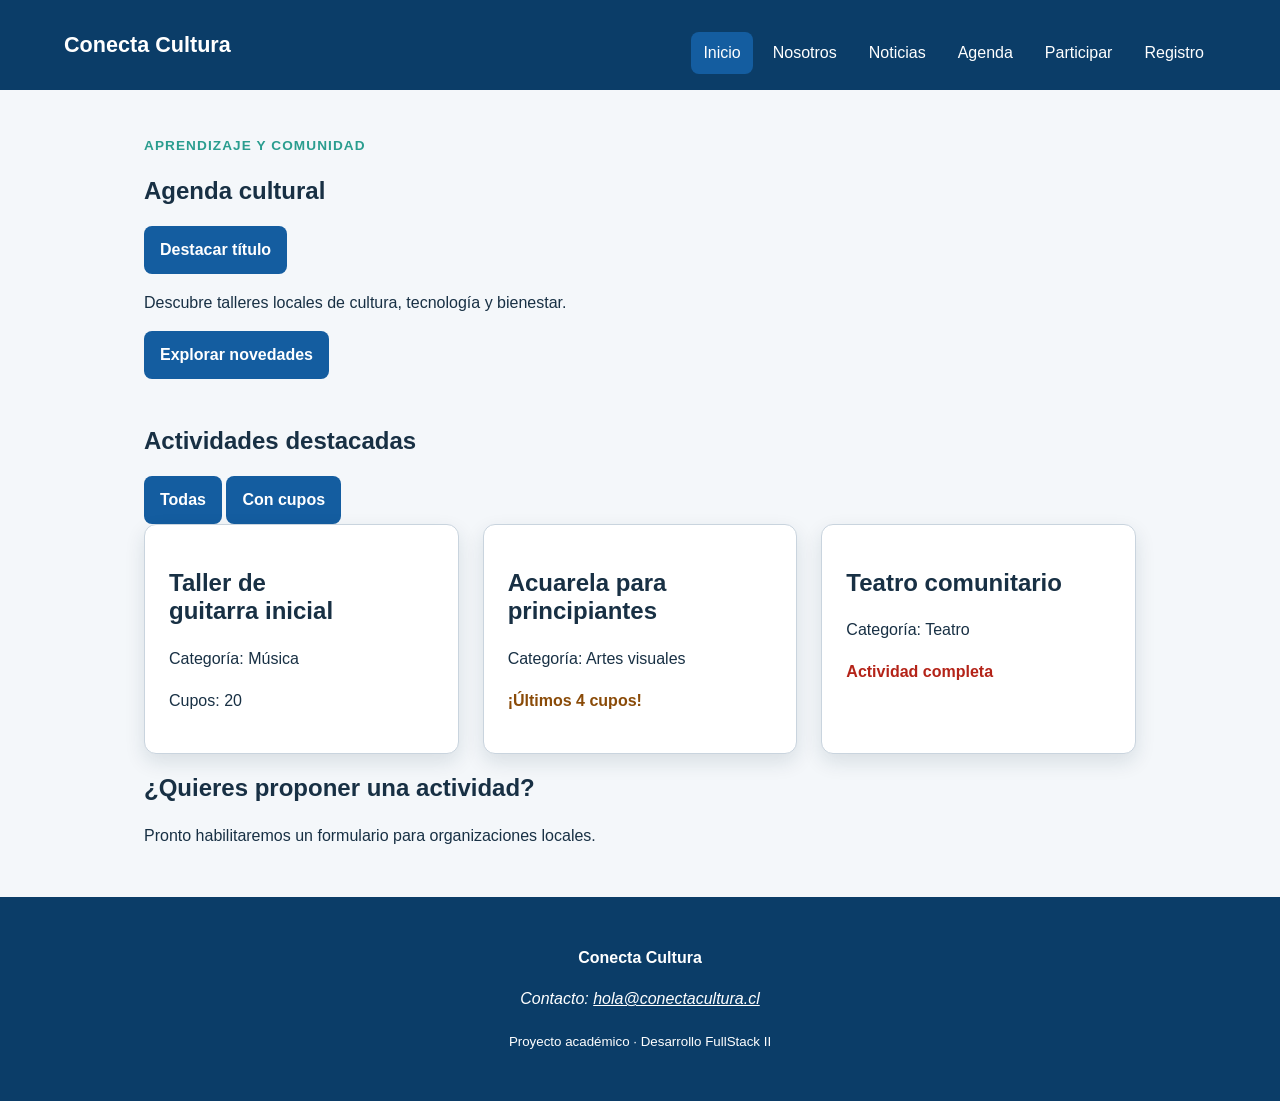
<file: index.html>
<!DOCTYPE html>
<html lang="es">

<head>
  <meta charset="UTF-8">
  <meta name="viewport" content="width=device-width, initial-scale=1.0">
  <meta name="description" content="Talleres y actividades de Conecta Cultura">
  <title>Inicio | Conecta Cultura</title>
  <link rel="stylesheet" href="assets/css/estilos.css">
</head>

<body>
  <a class="salto-contenido" href="#contenido-principal">Ir al contenido</a>
  <header class="cabecera-sitio">
    <a class="marca" href="index.html">Conecta Cultura</a>
    <button id="boton-menu" class="boton-menu" type="button" aria-label="Abrir o cerrar menú principal"
      aria-controls="menu-principal" aria-expanded="false">
      <span aria-hidden="true">☰</span>
    </button>
    <nav id="menu-principal" class="menu" aria-label="Navegación principal">
      <a href="index.html" aria-current="page">Inicio</a>
      <a href="nosotros.html">Nosotros</a>
      <a href="noticias.html">Noticias</a>
      <a href="agenda.html">Agenda</a>
      <a href="participar.html">Participar</a>
      <a href="registro.html">Registro</a>
    </nav>
  </header>
  <main id="contenido-principal">
    <section class="presentacion">
      <p class="etiqueta">Aprendizaje y comunidad</p>
      <h1 id="titulo-cartelera">Agenda cultural</h1>
      <button id="boton-destacar" type="button">Destacar título</button>
      <p>Descubre talleres locales de cultura, tecnología y bienestar.</p>
      <a class="boton" href="noticias.html">Explorar novedades</a>
    </section>

    <section aria-labelledby="titulo-actividades">
      <h2 id="titulo-actividades">Actividades destacadas</h2>
      <button id="mostrar-todas" type="button">Todas</button>
      <button id="mostrar-disponibles" type="button">
        Con cupos
      </button>
      <section id="cartelera" class="grilla-tarjetas"></section>
    </section>

    <aside class="aviso" aria-labelledby="titulo-aviso">
      <h2 id="titulo-aviso">¿Quieres proponer una actividad?</h2>
      <p>Pronto habilitaremos un formulario para organizaciones locales.</p>
    </aside>
  </main>
  <footer class="pie-sitio">
    <p><strong>Conecta Cultura</strong></p>
    <address>Contacto: <a href="mailto:hola@conectacultura.cl">hola@conectacultura.cl</a></address>
    <p><small>Proyecto académico · Desarrollo FullStack II</small></p>
  </footer>
  <script src="assets/js/app.js"></script>
  <script src="assets/js/menu.js"></script>
</body>

</html>
</file>
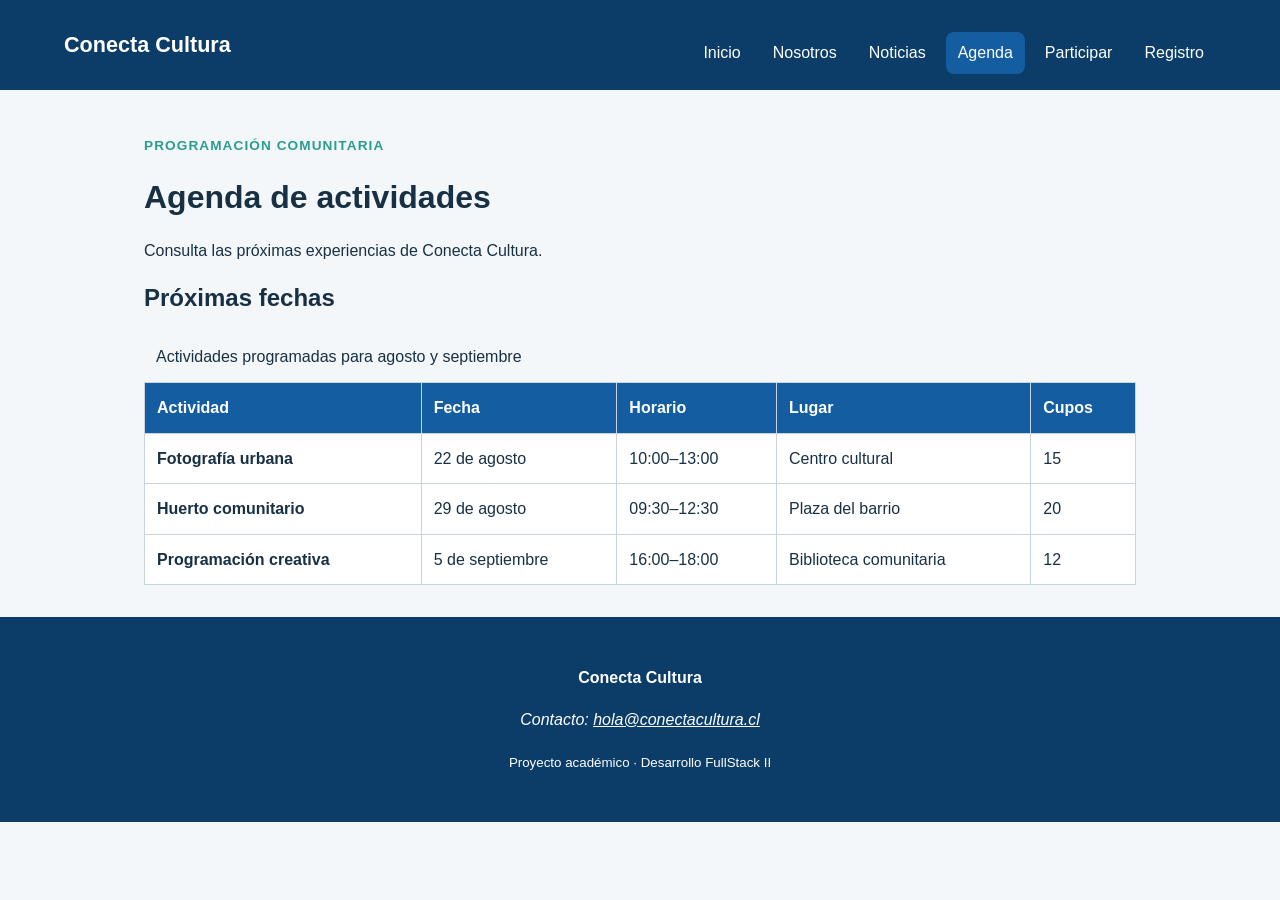
<file: agenda.html>
<!DOCTYPE html>
<html lang="es">

<head>
  <meta charset="UTF-8">
  <meta name="viewport" content="width=device-width, initial-scale=1.0">
  <meta name="description" content="Talleres y actividades de Conecta Cultura">
  <title>Agenda | Conecta Cultura</title>
  <link rel="stylesheet" href="assets/css/estilos.css">
</head>

<body>

  <a class="salto-contenido" href="#contenido-principal">
    Ir al contenido
  </a>
  <header class="cabecera-sitio">
    <a class="marca" href="index.html">Conecta Cultura</a>

    <button id="boton-menu" class="boton-menu" type="button" aria-label="Abrir o cerrar menú principal"
      aria-controls="menu-principal" aria-expanded="false">
      <span aria-hidden="true">☰</span>
    </button>

    <nav id="menu-principal" class="menu" aria-label="Navegación principal">
      <a href="index.html">Inicio</a>
      <a href="nosotros.html">Nosotros</a>
      <a href="noticias.html">Noticias</a>
      <a href="agenda.html" aria-current="page">Agenda</a>
      <a href="participar.html">Participar</a>
      <a href="registro.html">Registro</a>
    </nav>
  </header>
  <main id="contenido-principal">
    <header class="encabezado-pagina">
      <p class="etiqueta">Programación comunitaria</p>
      <h1>Agenda de actividades</h1>
      <p>Consulta las próximas experiencias de Conecta Cultura.</p>
    </header>

    <section aria-labelledby="titulo-agenda">

      <h2 id="titulo-agenda">Próximas fechas</h2>

      <div class="tabla-contenedor" tabindex="0" aria-label="Agenda desplazable horizontalmente">

        <table>

          <caption>
            Actividades programadas para agosto y septiembre
          </caption>

          <thead>
            <tr>
              <th scope="col">Actividad</th>
              <th scope="col">Fecha</th>
              <th scope="col">Horario</th>
              <th scope="col">Lugar</th>
              <th scope="col">Cupos</th>
            </tr>
          </thead>

          <tbody>

            <tr>
              <th scope="row">Fotografía urbana</th>
              <td>
                <time datetime="2026-08-22">
                  22 de agosto
                </time>
              </td>
              <td>
                <time datetime="10:00">10:00</time>–13:00
              </td>
              <td>Centro cultural</td>
              <td>15</td>
            </tr>

            <tr>
              <th scope="row">Huerto comunitario</th>
              <td>
                <time datetime="2026-08-29">
                  29 de agosto
                </time>
              </td>
              <td>
                <time datetime="09:30">09:30</time>–12:30
              </td>
              <td>Plaza del barrio</td>
              <td>20</td>
            </tr>

            <tr>
              <th scope="row">Programación creativa</th>
              <td>
                <time datetime="2026-09-05">
                  5 de septiembre
                </time>
              </td>
              <td>
                <time datetime="16:00">16:00</time>–18:00
              </td>
              <td>Biblioteca comunitaria</td>
              <td>12</td>
            </tr>

          </tbody>

        </table>

      </div>

    </section>

  </main>

  <footer class="pie-sitio">

    <p>
      <strong>Conecta Cultura</strong>
    </p>

    <address>
      Contacto:
      <a href="mailto:hola@conectacultura.cl">
        hola@conectacultura.cl
      </a>
    </address>

    <p>
      <small>
        Proyecto académico · Desarrollo FullStack II
      </small>
    </p>

  </footer>

  <script src="assets/js/menu.js"></script>
</body>

</html>
</file>
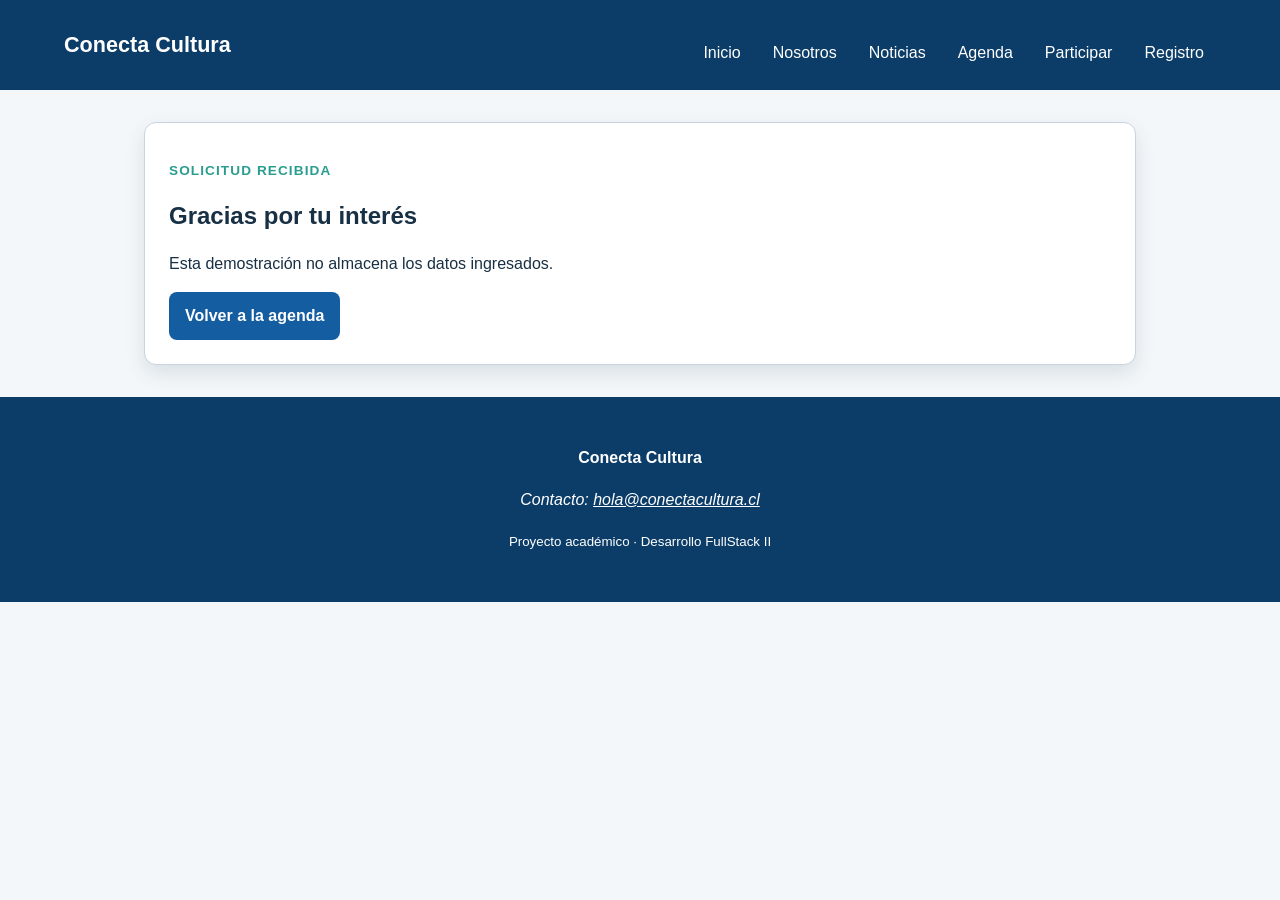
<file: confirmacion.html>
<!DOCTYPE html>
<html lang="es">

<head>
  <meta charset="UTF-8">
  <meta name="viewport" content="width=device-width, initial-scale=1.0">
  <meta name="description" content="Confirmación de la solicitud de participación de prueba en Conecta Cultura">
  <title>Confirmación | Conecta Cultura</title>
  <link rel="stylesheet" href="assets/css/estilos.css">
</head>

<body>
  <a class="salto-contenido" href="#contenido-principal">Ir al contenido</a>
  <header class="cabecera-sitio">
    <a class="marca" href="index.html">Conecta Cultura</a>

    <button id="boton-menu" class="boton-menu" type="button" aria-label="Abrir o cerrar menú principal"
      aria-controls="menu-principal" aria-expanded="false">
      <span aria-hidden="true">☰</span>
    </button>

    <nav id="menu-principal" class="menu" aria-label="Navegación principal">
      <a href="index.html">Inicio</a>
      <a href="nosotros.html">Nosotros</a>
      <a href="noticias.html">Noticias</a>
      <a href="agenda.html">Agenda</a>
      <a href="participar.html">Participar</a>
      <a href="registro.html">Registro</a>
    </nav>
  </header>

  <main id="contenido-principal">
    <section class="mensaje-confirmacion">
      <p class="etiqueta">Solicitud recibida</p>
      <h1>Gracias por tu interés</h1>
      <p>Esta demostración no almacena los datos ingresados.</p>
      <a class="boton" href="agenda.html">Volver a la agenda</a>
    </section>
  </main>

  <footer class="pie-sitio">
    <p><strong>Conecta Cultura</strong></p>
    <address>Contacto: <a href="mailto:hola@conectacultura.cl">hola@conectacultura.cl</a></address>
    <p><small>Proyecto académico · Desarrollo FullStack II</small></p>
  </footer>
  <script src="assets/js/menu.js"></script>
</body>

</html>
</file>
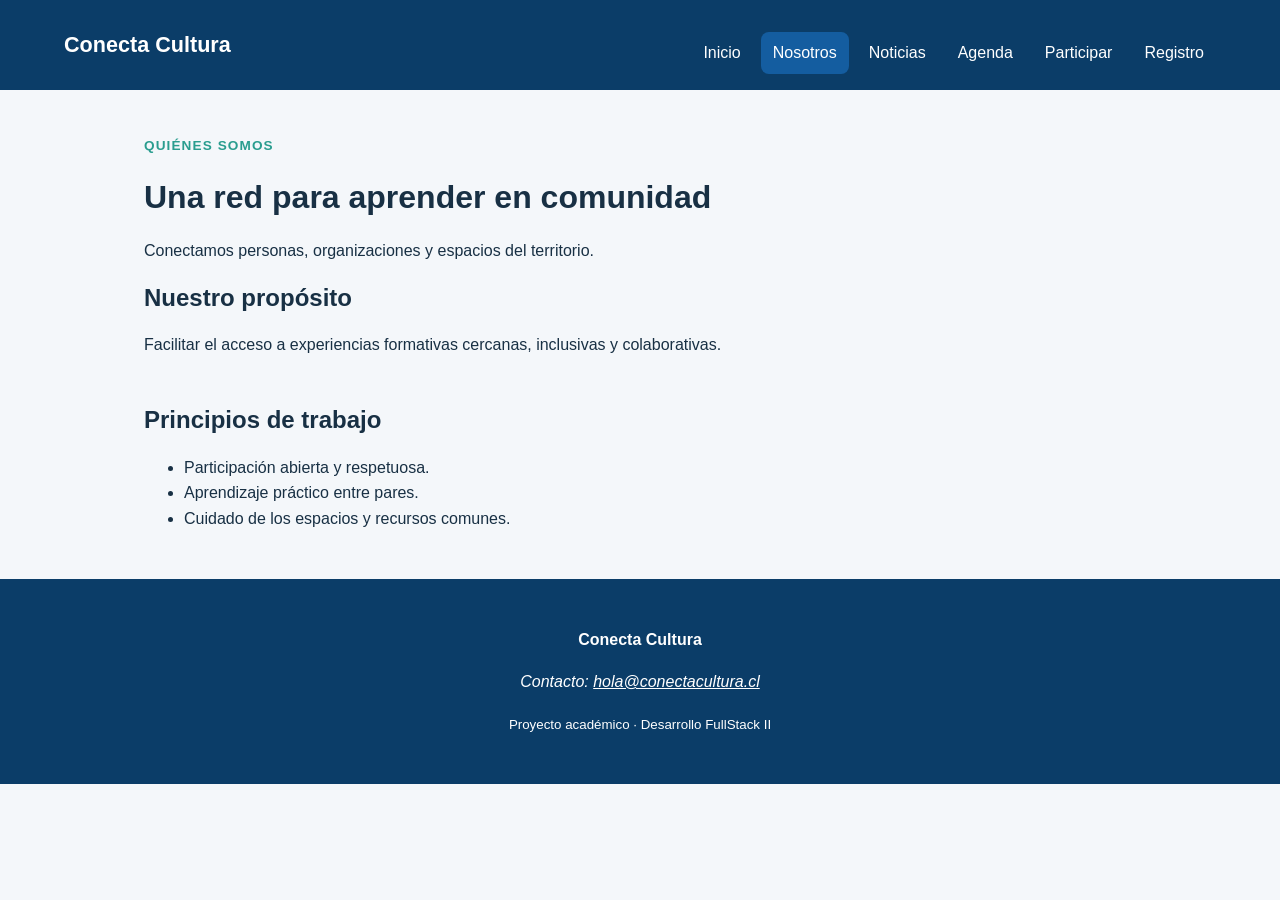
<file: nosotros.html>
<!DOCTYPE html>
<html lang="es">

<head>
  <meta charset="UTF-8">
  <meta name="viewport" content="width=device-width, initial-scale=1.0">
  <meta name="description"
    content="Conoce el propósito y los principios de Conecta Cultura, una red para aprender en comunidad">
  <title>Nosotros | Conecta Cultura</title>
  <link rel="stylesheet" href="assets/css/estilos.css">
</head>

<body>
  <a class="salto-contenido" href="#contenido-principal">Ir al contenido</a>
  <header class="cabecera-sitio">
    <a class="marca" href="index.html">Conecta Cultura</a>

    <button id="boton-menu" class="boton-menu" type="button" aria-label="Abrir o cerrar menú principal"
      aria-controls="menu-principal" aria-expanded="false">
      <span aria-hidden="true">☰</span>
    </button>

    <nav id="menu-principal" class="menu" aria-label="Navegación principal">
      <a href="index.html">Inicio</a>
      <a href="nosotros.html" aria-current="page">Nosotros</a>
      <a href="noticias.html">Noticias</a>
      <a href="agenda.html">Agenda</a>
      <a href="participar.html">Participar</a>
      <a href="registro.html">Registro</a>
    </nav>
  </header>

  <main id="contenido-principal">
    <header class="encabezado-pagina">
      <p class="etiqueta">Quiénes somos</p>
      <h1>Una red para aprender en comunidad</h1>
      <p>Conectamos personas, organizaciones y espacios del territorio.</p>
    </header>

    <section aria-labelledby="titulo-proposito">
      <h2 id="titulo-proposito">Nuestro propósito</h2>
      <p>Facilitar el acceso a experiencias formativas cercanas,
        inclusivas y colaborativas.</p>
    </section>

    <section aria-labelledby="titulo-principios">
      <h2 id="titulo-principios">Principios de trabajo</h2>
      <ul>
        <li>Participación abierta y respetuosa.</li>
        <li>Aprendizaje práctico entre pares.</li>
        <li>Cuidado de los espacios y recursos comunes.</li>
      </ul>
    </section>
  </main>

  <footer class="pie-sitio">
    <p><strong>Conecta Cultura</strong></p>
    <address>Contacto: <a href="mailto:hola@conectacultura.cl">hola@conectacultura.cl</a></address>
    <p><small>Proyecto académico · Desarrollo FullStack II</small></p>
  </footer>
  <script src="assets/js/menu.js"></script>
</body>
</html>
</file>
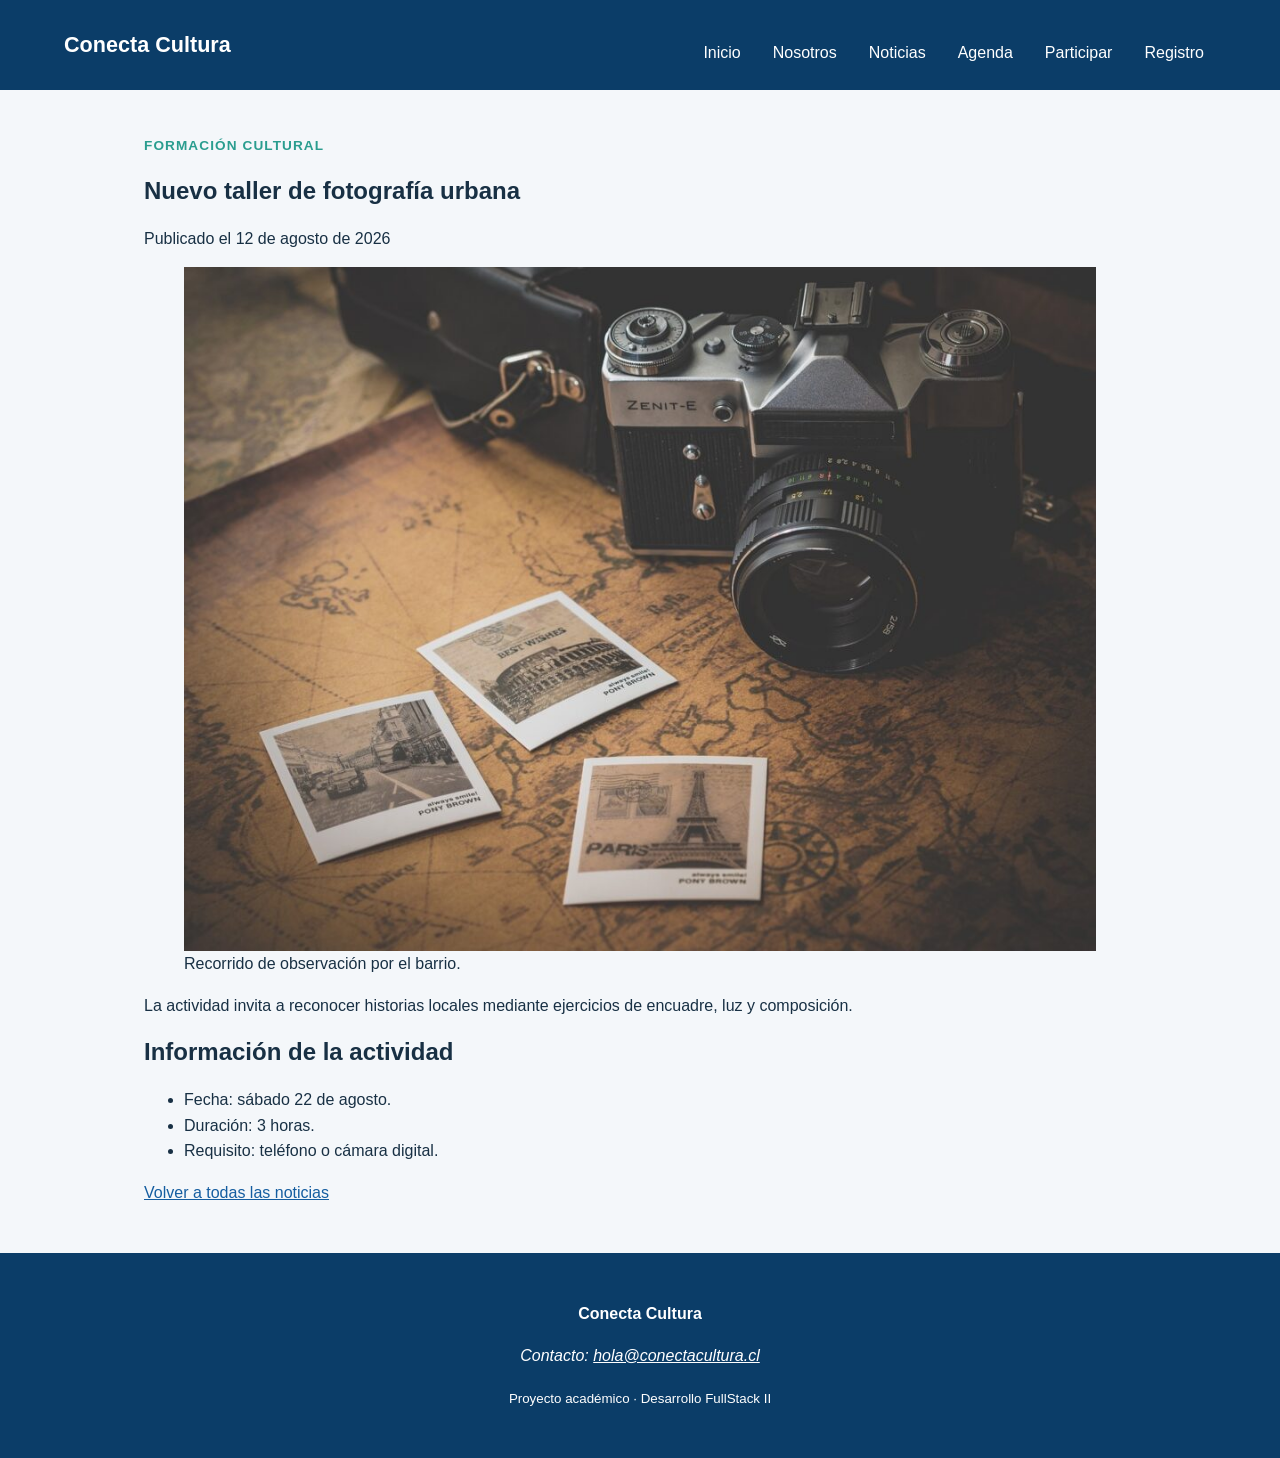
<file: noticia-detalle-1.html>
<!DOCTYPE html>
<html lang="es">

<head>
  <meta charset="UTF-8">
  <meta name="viewport" content="width=device-width, initial-scale=1.0">
  <meta name="description"
    content="Conoce el taller de fotografía urbana de Conecta Cultura: fecha, duración y requisitos">
  <title>Taller de fotografía urbana | Conecta Cultura</title>
  <link rel="stylesheet" href="assets/css/estilos.css">
</head>

<body>
  <a class="salto-contenido" href="#contenido-principal">Ir al contenido</a>
  <header class="cabecera-sitio">
    <a class="marca" href="index.html">Conecta Cultura</a>

    <button id="boton-menu" class="boton-menu" type="button" aria-label="Abrir o cerrar menú principal"
      aria-controls="menu-principal" aria-expanded="false">
      <span aria-hidden="true">☰</span>
    </button>

    <nav id="menu-principal" class="menu" aria-label="Navegación principal">
      <a href="index.html">Inicio</a>
      <a href="nosotros.html">Nosotros</a>
      <a href="noticias.html">Noticias</a>
      <a href="agenda.html">Agenda</a>
      <a href="participar.html">Participar</a>
      <a href="registro.html">Registro</a>
    </nav>
  </header>

  <main id="contenido-principal">
    <article class="noticia-completa">
      <header>
        <p class="etiqueta">Formación cultural</p>
        <h1>Nuevo taller de fotografía urbana</h1>
        <p>Publicado el <time datetime="2026-08-12">12 de agosto de 2026</time></p>
      </header>

      <figure>
        <img src="assets/img/fotografia.jpg" alt="Grupo observando edificios durante una salida fotográfica">
        <figcaption>Recorrido de observación por el barrio.</figcaption>
      </figure>

      <p>La actividad invita a reconocer historias locales mediante
        ejercicios de encuadre, luz y composición.</p>
      <h2>Información de la actividad</h2>
      <ul>
        <li>Fecha: sábado 22 de agosto.</li>
        <li>Duración: 3 horas.</li>
        <li>Requisito: teléfono o cámara digital.</li>
      </ul>
      <p><a href="noticias.html">Volver a todas las noticias</a></p>
    </article>
  </main>


  <footer class="pie-sitio">
    <p><strong>Conecta Cultura</strong></p>
    <address>Contacto: <a href="mailto:hola@conectacultura.cl">hola@conectacultura.cl</a></address>
    <p><small>Proyecto académico · Desarrollo FullStack II</small></p>
  </footer>
  <script src="assets/js/menu.js"></script>
</body>

</html>
</file>
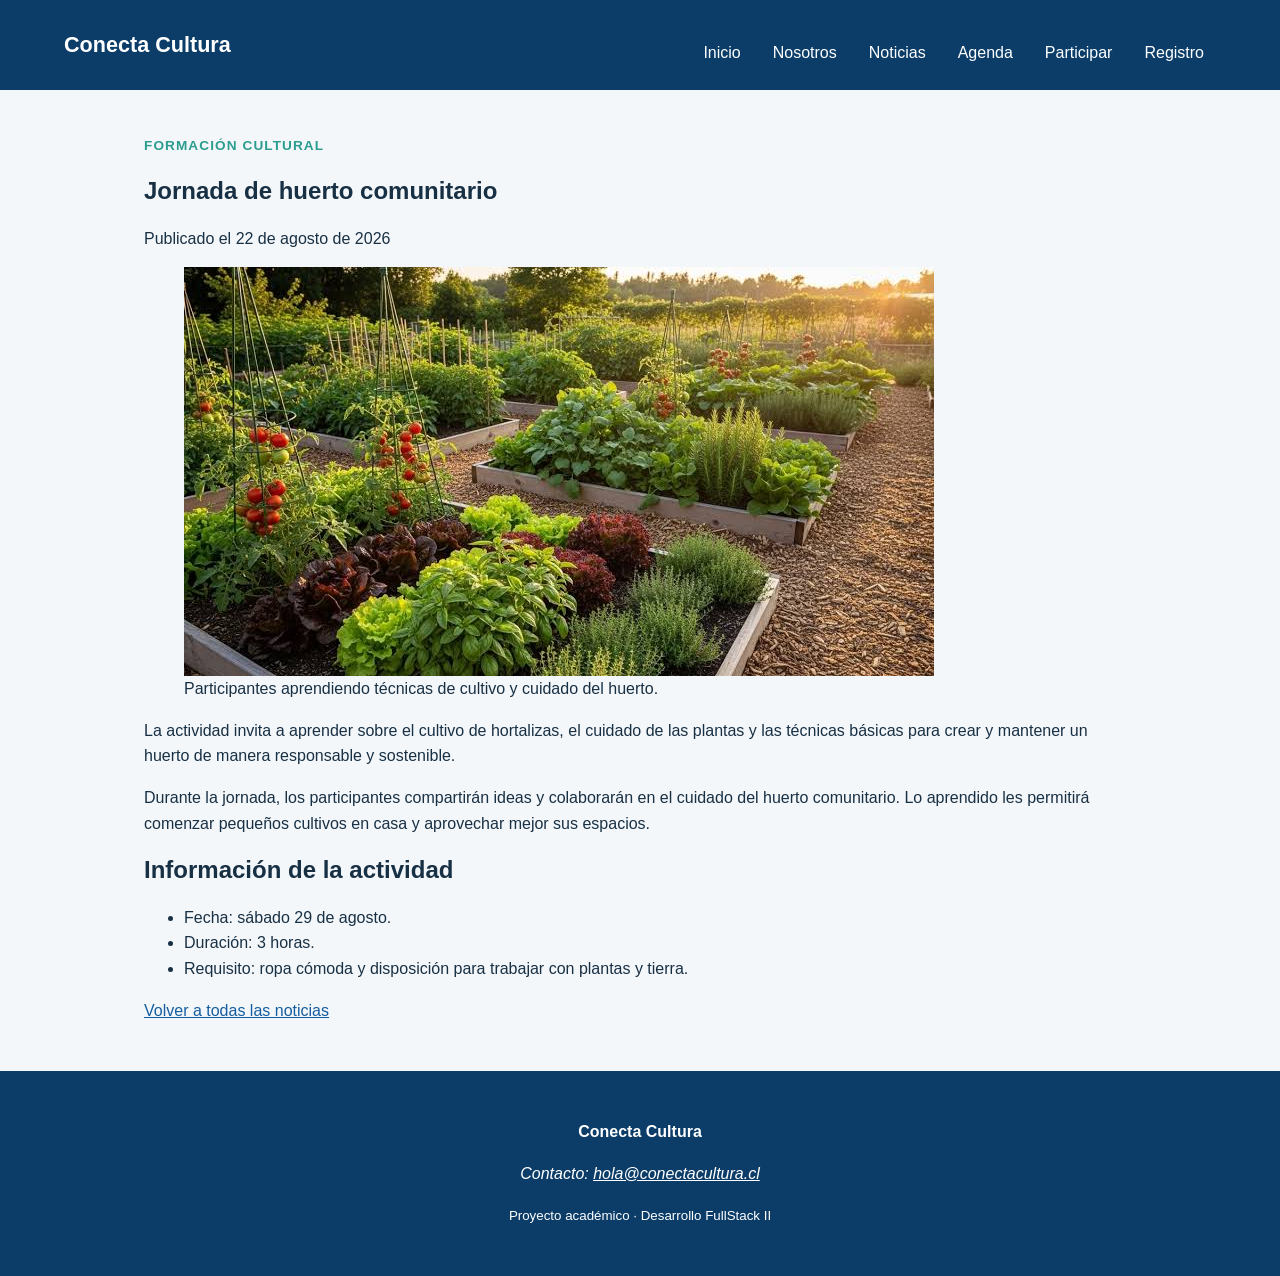
<file: noticia-detalle-2.html>
<!DOCTYPE html>
<html lang="es">

<head>
  <meta charset="UTF-8">
  <meta name="viewport" content="width=device-width, initial-scale=1.0">
  <meta name="description"
    content="Conoce la jornada de huerto comunitario de Conecta Cultura: cultivo, cuidado de plantas y participación">
  <title>Huerto comunitario | Conecta Cultura</title>
  <link rel="stylesheet" href="assets/css/estilos.css">
</head>

<body>
  <a class="salto-contenido" href="#contenido-principal">Ir al contenido</a>
  <header class="cabecera-sitio">
    <a class="marca" href="index.html">Conecta Cultura</a>

    <button id="boton-menu" class="boton-menu" type="button" aria-label="Abrir o cerrar menú principal"
      aria-controls="menu-principal" aria-expanded="false">
      <span aria-hidden="true">☰</span>
    </button>

    <nav id="menu-principal" class="menu" aria-label="Navegación principal">
      <a href="index.html">Inicio</a>
      <a href="nosotros.html">Nosotros</a>
      <a href="noticias.html">Noticias</a>
      <a href="agenda.html">Agenda</a>
      <a href="participar.html">Participar</a>
      <a href="registro.html">Registro</a>
    </nav>
  </header>

  <main id="contenido-principal">
    <article class="noticia-completa">
      <header>
        <p class="etiqueta">Formación cultural</p>
        <h1>Jornada de huerto comunitario</h1>
        <p>Publicado el <time datetime="2026-08-22">22 de agosto de 2026</time></p>
      </header>

      <figure>
        <img src="assets/img/huerto.jpg" alt="Participantes trabajando y aprendiendo sobre el cultivo de un huerto">
        <figcaption>Participantes aprendiendo técnicas de cultivo y cuidado del huerto.</figcaption>
      </figure>

      <p>La actividad invita a aprender sobre el cultivo de hortalizas,
        el cuidado de las plantas y las técnicas básicas para crear y mantener
        un huerto de manera responsable y sostenible.</p>

      <p>Durante la jornada, los participantes compartirán ideas y colaborarán
        en el cuidado del huerto comunitario. Lo aprendido les permitirá
        comenzar pequeños cultivos en casa y aprovechar mejor sus espacios.</p>

      <h2>Información de la actividad</h2>
      <ul>
        <li>Fecha: sábado 29 de agosto.</li>
        <li>Duración: 3 horas.</li>
        <li>Requisito: ropa cómoda y disposición para trabajar con plantas y tierra.</li>
      </ul>
      <p><a href="noticias.html">Volver a todas las noticias</a></p>
    </article>
  </main>

  <footer class="pie-sitio">
    <p><strong>Conecta Cultura</strong></p>
    <address>Contacto: <a href="mailto:hola@conectacultura.cl">hola@conectacultura.cl</a></address>
    <p><small>Proyecto académico · Desarrollo FullStack II</small></p>
  </footer>
  <script src="assets/js/menu.js"></script>
</body>

</html>
</file>
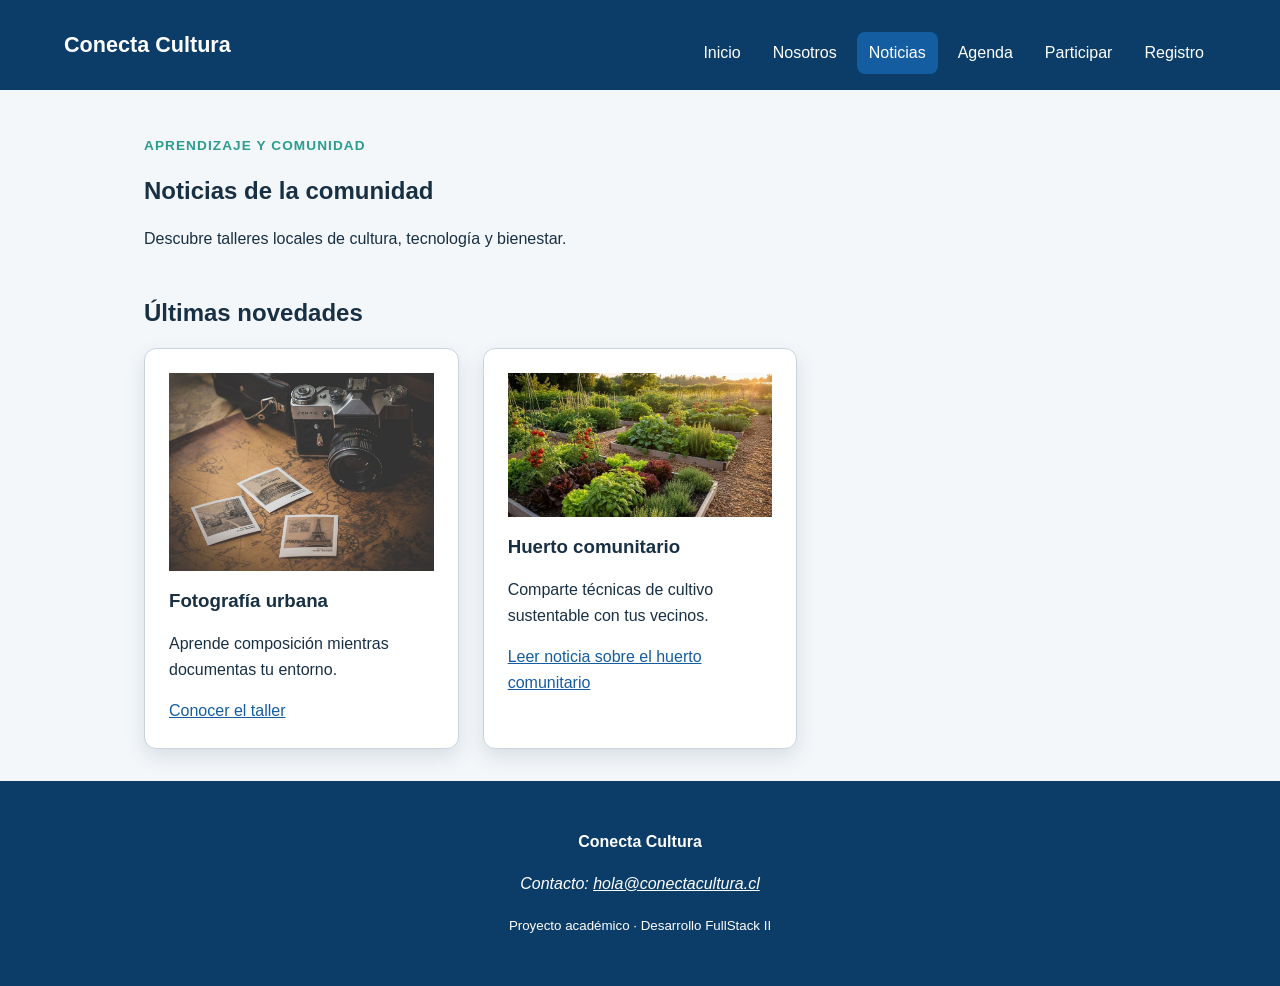
<file: noticias.html>
<!DOCTYPE html>
<html lang="es">

<head>
    <meta charset="UTF-8">
    <meta name="viewport" content="width=device-width, initial-scale=1.0">
    <meta name="description"
        content="Noticias sobre talleres de fotografía urbana y huerto comunitario de Conecta Cultura">
    <title>Noticias | Conecta Cultura</title>
    <link rel="stylesheet" href="assets/css/estilos.css">
</head>

<body>
    <a class="salto-contenido" href="#contenido-principal">Ir al contenido</a>
    <header class="cabecera-sitio">
        <a class="marca" href="index.html">Conecta Cultura</a>

        <button id="boton-menu" class="boton-menu" type="button" aria-label="Abrir o cerrar menú principal"
            aria-controls="menu-principal" aria-expanded="false">
            <span aria-hidden="true">☰</span>
        </button>

        <nav id="menu-principal" class="menu" aria-label="Navegación principal">
            <a href="index.html">Inicio</a>
            <a href="nosotros.html">Nosotros</a>
            <a href="noticias.html" aria-current="page">Noticias</a>
            <a href="agenda.html">Agenda</a>
            <a href="participar.html">Participar</a>
            <a href="registro.html">Registro</a>
        </nav>
    </header>
    <main id="contenido-principal">
        <section class="presentacion">
            <p class="etiqueta">Aprendizaje y comunidad</p>
            <h1>Noticias de la comunidad</h1>
            <p>Descubre talleres locales de cultura, tecnología y bienestar.</p>
        </section>

        <section aria-labelledby="titulo-actividades">
            <h2 id="titulo-actividades">Últimas novedades</h2>
            <div class="grilla-tarjetas">
                <article class="tarjeta">
                    <img src="assets/img/fotografia.jpg" alt="Participantes fotografiando edificios del barrio">
                    <h3>Fotografía urbana</h3>
                    <p>Aprende composición mientras documentas tu entorno.</p>
                    <a href="noticia-detalle-1.html">Conocer el taller</a>
                </article>
                <article class="tarjeta">
                    <img src="assets/img/huerto.jpg" alt="Manos plantando una hierba en un huerto comunitario">
                    <h3>Huerto comunitario</h3>
                    <p>Comparte técnicas de cultivo sustentable con tus vecinos.</p>
                    <a href="noticia-detalle-2.html">
                        Leer noticia sobre el huerto comunitario
                    </a>
                </article>
            </div>
        </section>
    </main>

    <footer class="pie-sitio">
        <p><strong>Conecta Cultura</strong></p>
        <address>Contacto: <a href="mailto:hola@conectacultura.cl">hola@conectacultura.cl</a></address>
        <p><small>Proyecto académico · Desarrollo FullStack II</small></p>
    </footer>
    <script src="assets/js/menu.js"></script>
</body>

</html>
</file>
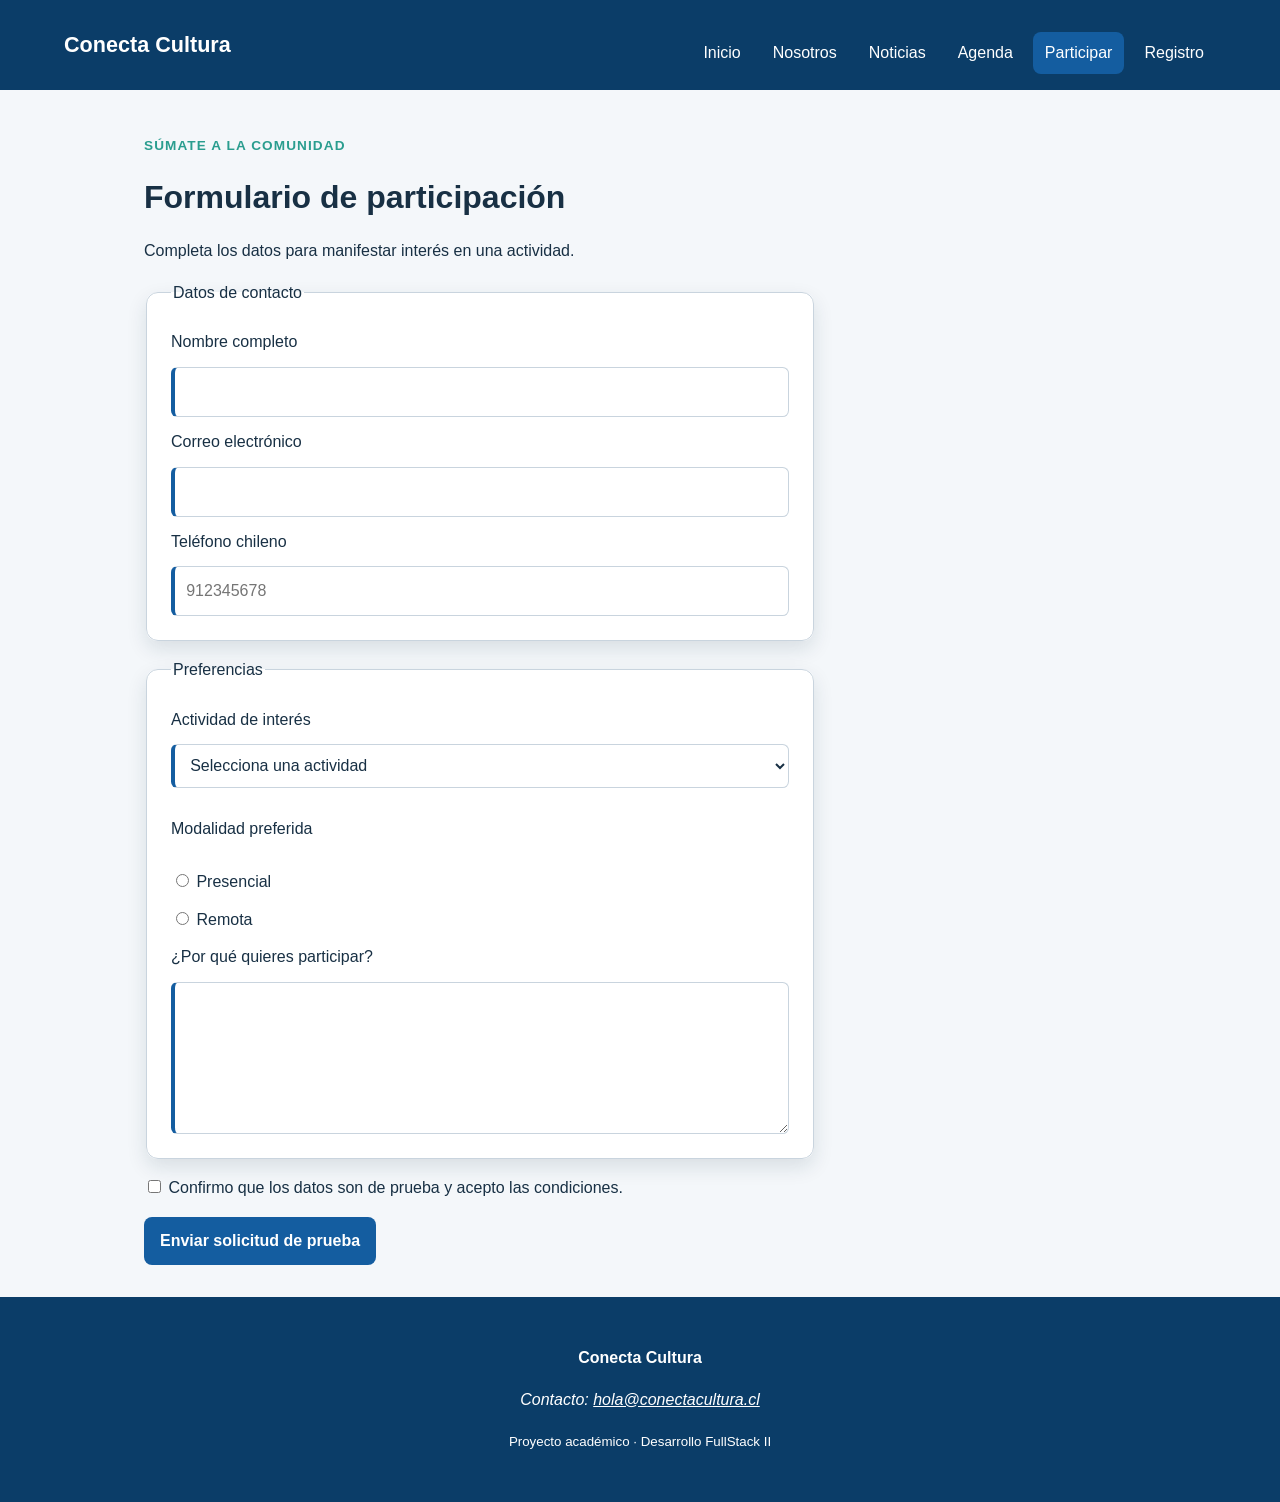
<file: participar.html>
<!DOCTYPE html>
<html lang="es">

<head>
  <meta charset="UTF-8">
  <meta name="viewport" content="width=device-width, initial-scale=1.0">
  <meta name="description" content="Talleres y actividades de Conecta Cultura">
  <title>Participar | Conecta Cultura</title>
  <link rel="stylesheet" href="assets/css/estilos.css">
</head>

<body>
  <a class="salto-contenido" href="#contenido-principal">Ir al contenido</a>
  <header class="cabecera-sitio">
    <a class="marca" href="index.html">Conecta Cultura</a>

    <button id="boton-menu" class="boton-menu" type="button" aria-label="Abrir o cerrar menú principal"
      aria-controls="menu-principal" aria-expanded="false">
      <span aria-hidden="true">☰</span>
    </button>

    <nav id="menu-principal" class="menu" aria-label="Navegación principal">
      <a href="index.html">Inicio</a>
      <a href="nosotros.html">Nosotros</a>
      <a href="noticias.html">Noticias</a>
      <a href="agenda.html">Agenda</a>
      <a href="participar.html" aria-current="page">Participar</a>
      <a href="registro.html">Registro</a>
    </nav>
  </header>

  <main id="contenido-principal">
    <header class="encabezado-pagina">
      <p class="etiqueta">Súmate a la comunidad</p>
      <h1>Formulario de participación</h1>
      <p>Completa los datos para manifestar interés en una actividad.</p>
    </header>

    <form class="formulario" action="confirmacion.html" method="get">
      <fieldset>
        <legend>Datos de contacto</legend>

        <label for="nombre">Nombre completo</label>
        <input id="nombre" name="nombre" type="text" autocomplete="name" minlength="3" maxlength="80" required>

        <label for="correo">Correo electrónico</label>
        <input id="correo" name="correo" type="email" autocomplete="email" required>

        <label for="telefono">Teléfono chileno</label>
        <input id="telefono" name="telefono" type="tel" autocomplete="tel" placeholder="912345678" pattern="[0-9]{9}"
          title="Ingresa 9 dígitos" required>
      </fieldset>

      <fieldset>
        <legend>Preferencias</legend>

        <label for="actividad">Actividad de interés</label>
        <select id="actividad" name="actividad" required>
          <option value="">Selecciona una actividad</option>
          <option value="fotografia">Fotografía urbana</option>
          <option value="huerto">Huerto comunitario</option>
          <option value="programacion">Programación creativa</option>
        </select>

        <p>Modalidad preferida</p>
        <label><input type="radio" name="modalidad" value="presencial" required> Presencial</label>
        <label><input type="radio" name="modalidad" value="remota"> Remota</label>

        <label for="motivacion">¿Por qué quieres participar?</label>
        <textarea id="motivacion" name="motivacion" rows="5" minlength="20" maxlength="500" required></textarea>
      </fieldset>

      <label>
        <input type="checkbox" name="acepta_condiciones" required>
        Confirmo que los datos son de prueba y acepto las condiciones.
      </label>

      <button type="submit">Enviar solicitud de prueba</button>
    </form>
  </main>
  <footer class="pie-sitio">
    <p><strong>Conecta Cultura</strong></p>
    <address>Contacto: <a href="mailto:hola@conectacultura.cl">hola@conectacultura.cl</a></address>
    <p><small>Proyecto académico · Desarrollo FullStack II</small></p>
  </footer>
<script src="assets/js/menu.js"></script>
</body>

</html>
</file>
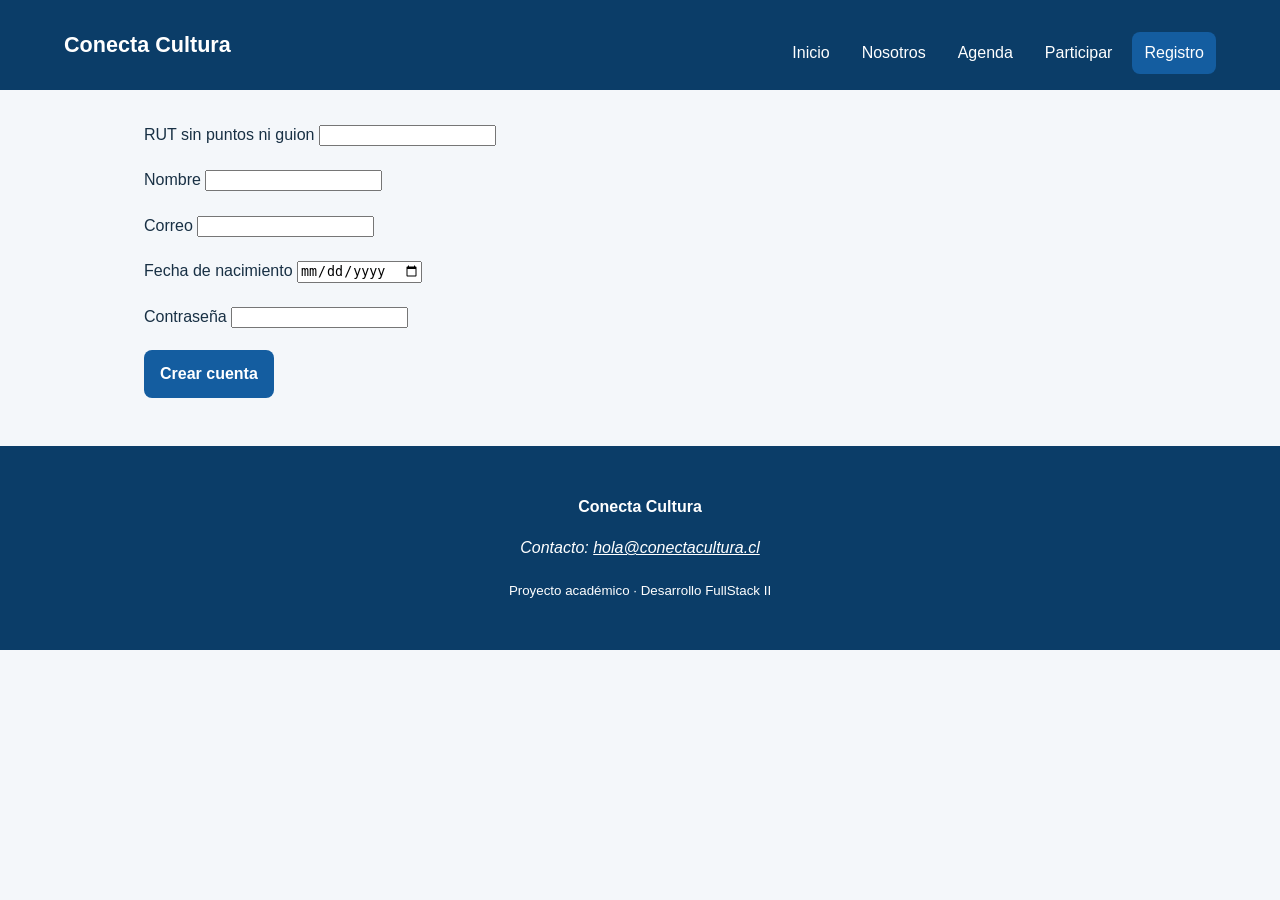
<file: registro.html>
<!DOCTYPE html>
<html lang="es">

<head>
    <meta charset="UTF-8">
    <meta name="viewport" content="width=device-width, initial-scale=1.0">
    <meta name="description" content="Talleres y actividades de Conecta Cultura">
    <title>Inicio | Conecta Cultura</title>
    <link rel="stylesheet" href="assets/css/estilos.css">
</head>

<body>
    <a class="salto-contenido" href="#contenido-principal">Ir al contenido</a>
    <header class="cabecera-sitio">
        <a class="marca" href="index.html">Conecta Cultura</a>
        <button id="boton-menu" class="boton-menu" type="button" aria-label="Abrir o cerrar menú principal"
            aria-controls="menu-principal" aria-expanded="false">
            <span aria-hidden="true">☰</span>
        </button>
        <nav id="menu-principal" class="menu" aria-label="Navegación principal">
            <a href="index.html">Inicio</a>
            <a href="nosotros.html">Nosotros</a>
            <a href="agenda.html">Agenda</a>
            <a href="participar.html">Participar</a>
            <a href="registro.html" aria-current="page">Registro</a>  
        </nav>
    </header>
    <main>
        <form id="formulario-registro" novalidate>
            <div class="campo-formulario">
                <label for="rut">RUT sin puntos ni guion</label>
                <input id="rut" name="rut" type="text" maxlength="9" aria-describedby="error-rut">
                <small id="error-rut" class="mensaje-error"></small>
            </div>

            <div class="campo-formulario">
                <label for="nombre">Nombre</label>
                <input id="nombre" name="nombre" type="text" maxlength="50" aria-describedby="error-nombre">
                <small id="error-nombre" class="mensaje-error"></small>
            </div>

            <div class="campo-formulario">
                <label for="correo">Correo</label>
                <input id="correo" name="correo" type="email" aria-describedby="error-correo">
                <small id="error-correo" class="mensaje-error"></small>
            </div>

            <div class="campo-formulario">
                <label for="fecha-nacimiento">Fecha de nacimiento</label>
                <input id="fecha-nacimiento" name="fechaNacimiento" type="date" aria-describedby="error-fecha">
                <small id="error-fecha" class="mensaje-error"></small>
            </div>

            <div class="campo-formulario">
                <label for="contrasena">Contraseña</label>
                <input id="contrasena" name="contrasena" type="password" aria-describedby="error-contrasena">
                <small id="error-contrasena" class="mensaje-error"></small>
            </div>

            <button type="submit">Crear cuenta</button>
            <p id="mensaje-exito" role="status"></p>
        </form>
    </main>


    <footer class="pie-sitio">
        <p><strong>Conecta Cultura</strong></p>
        <address>Contacto: <a href="mailto:hola@conectacultura.cl">hola@conectacultura.cl</a></address>
        <p><small>Proyecto académico · Desarrollo FullStack II</small></p>
    </footer>
    <script src="assets/js/menu.js"></script>
    <script src="assets/js/registro.js"></script>
</body>

</html>
</file>
<file: assets/css/estilos.css>
:root {
  --color-primario: #145da0;
  --color-primario-oscuro: #0b3d68;
  --color-secundario: #2a9d8f;
  --color-acento: #f4a261;
  --color-texto: #183044;
  --color-texto-suave: #526575;
  --color-fondo: #f4f7fa;
  --color-superficie: #ffffff;
  --color-borde: #c9d4de;
  --fuente-base: Arial, Helvetica, sans-serif;
  --radio: 0.75rem;
  --sombra: 0 0.5rem 1.25rem rgb(20 48 68 / 12%);
  --ancho-contenido: 72rem;
}

/* ===== Reset y base ===== */

*,
*::before,
*::after {
  box-sizing: border-box;
}

html {
  scroll-behavior: smooth;
}

body {
  margin: 0;
  color: var(--color-texto);
  background: var(--color-fondo);
  font-family: var(--fuente-base);
  font-size: 1rem;
  line-height: 1.6;
}

img,
video {
  display: block;
  max-width: 100%;
  height: auto;
}

a {
  color: var(--color-primario);
}

h1,
h2,
h3 {
  line-height: 1.2;
    text-wrap: balance;
}

/* ===== Contenedor principal ===== */

main {
  width: 90%;
  max-width: 70rem;
  margin-inline: auto;
  padding: 2rem 4rem;
}

section + section {
  margin-top: 3rem;
}

/* ===== Cabecera y menú ===== */

.cabecera-sitio {
  display: flex;
  flex-direction: column;
  gap: 1rem;
  padding: 1rem 5%;
   color: #ffffff;
  background: var(--color-primario-oscuro);
}

.marca {
  color: #ffffff;
  font-size: 1.35rem;
  font-weight: 700;
  text-decoration: none;
}

.menu {
  display: flex;
  flex-direction: column;
  gap: 0.5rem;
  margin: 1rem 0 0;
  padding: 0;
  list-style: none;
}

.menu a {
  display: inline-block;
  padding: 0.5rem 0.75rem;
  color: #ffffff;
  border-radius: 0.5rem;
  text-decoration: none;
}

.menu a:hover,
.menu a[aria-current="page"] {
  background: var(--color-primario);
}

/* ===== Tarjetas ===== */

.tarjeta, 
.mensaje-confirmacion {
  padding: 1.5rem;
  background: var(--color-superficie);
  border: 1px solid var(--color-borde);
  border-radius: var(--radio);
  box-shadow: var(--sombra);
}

.etiqueta {
  margin-bottom: 0.25rem;
  color: var(--color-secundario);
  font-size: 0.85rem;
  font-weight: 700;
  letter-spacing: 0.08em;
  text-transform: uppercase;
}

.grilla-tarjetas {
  display: grid;
  grid-template-columns: 1fr;
  gap: 1.5rem;
}

/* ===== Botones ===== */

.boton,
button {
  display: inline-block;
  width: fit-content;
  padding: 0.7rem 1rem;
  color: #ffffff;
  background: var(--color-primario);
  border: 0;
  border-radius: 0.5rem;
  font: inherit;
  font-weight: 700;
  text-decoration: none;
  cursor: pointer;
}

.boton:hover,
button:hover {
  background: var(--color-primario-oscuro);
}

/* ===== Tablas ===== */

.tabla-contenedor {
  max-width: 100%;
  overflow-x: auto;
}

table {
  width: 100%;
  border-collapse: collapse;
  background: var(--color-superficie);
}

caption,
th,
td {
  padding: 0.75rem;
  text-align: left;
}

th,
td {
  border: 1px solid var(--color-borde);
}

thead {
  color: #ffffff;
  background: var(--color-primario);
}

/* ===== Formulario ===== */

.formulario {
  display: grid;
  gap: 1rem;
  max-width: 42rem;
}

.formulario fieldset {
  display: grid;
  gap: 0.75rem;
  padding: 1.5rem;
  background: var(--color-superficie);
  border: 1px solid var(--color-borde);
  border-radius: var(--radio);
  box-shadow: var(--sombra);
}

.formulario input,
.formulario select,
.formulario textarea {
  width: 100%;
  padding: 0.7rem;
  color: inherit;
  background: #ffffff;
  border: 1px solid var(--color-borde);
  border-radius: 0.4rem;
  font: inherit;
}

.formulario input[type="radio"],
.formulario input[type="checkbox"] {
  width: auto;
}

:focus-visible {
  outline: 3px solid var(--color-acento);
  outline-offset: 3px;
}

input:required,
select:required,
textarea:required {
  border-left: 0.3rem solid var(--color-primario);
}

input:focus,
select:focus,
textarea:focus {
  border-color: var(--color-primario);
}

/* ===== Video e iframe ===== */

video,
iframe {
  width: 100%;
  max-width: 100%;
}

iframe {
  aspect-ratio: 16 / 9;
  border: 0;
}

/* ===== Salto de contenido y pie de página ===== */

.salto-contenido {
  position: absolute;
  padding: 0.6rem 1rem;
  color: #ffffff;
  background: var(--color-primario-oscuro);
  transform: translateY(-150%);
}

.salto-contenido:focus {
  transform: translateY(0);
}

.pie-sitio {
  padding: 2rem;
  color: #ffffff;
  background: var(--color-primario-oscuro);
  text-align: center;
}

.pie-sitio a {
  color: #ffffff;
}

/* ===== Media query: pantallas desde 48rem ===== */

@media (min-width: 48rem) {
  .cabecera-sitio {
    flex-direction: row;
    justify-content: space-between;
    align-items: center;
  }

  .menu {
    flex-direction: row;
    flex-wrap: wrap;
  }

  .grilla-tarjetas {
    grid-template-columns: 1fr 1fr;
  }
}

/* ===== Media query: pantallas desde 64rem ===== */

@media (min-width: 64rem) {
  .grilla-tarjetas {
    grid-template-columns: repeat(3, 1fr);
  }
}
.destacado {
  color: #8a4b08;
  background-color: #fff3cd;
  padding: 1rem;
  border-left: 0.35rem solid #d97706;
}

.boton-menu {
  display: inline-block;
  padding: 0.65rem 0.85rem;
  font-size: 1.5rem;
  background-color: #ffffff;
color: var(--color-primario-oscuro);
  border: 0.1rem solid #1f4b5b;
  border-radius: 0.35rem;
  cursor: pointer;
}

.menu {
  display: none;
  flex-direction: column;
  gap: 0.5rem;
}

.menu.menu-abierto {
  display: flex;
}

@media (min-width: 768px) {
  .boton-menu {
    display: none;
  }

  .menu {
    display: flex;
    flex-direction: row;
  }
}
.aviso-cupos {
  color: #8a4b08;
  font-weight: 700;
}

.actividad-completa {
  color: #b42318;
  font-weight: 700;
}
.mensaje-error {
  display: block;
  color: #b42318;
  min-height: 1.25rem;
}

.campo-invalido {
  border: 0.15rem solid #b42318;
}

.campo-invalido:focus {
  outline: 0.2rem solid #f4a6a0;
}
</file>
